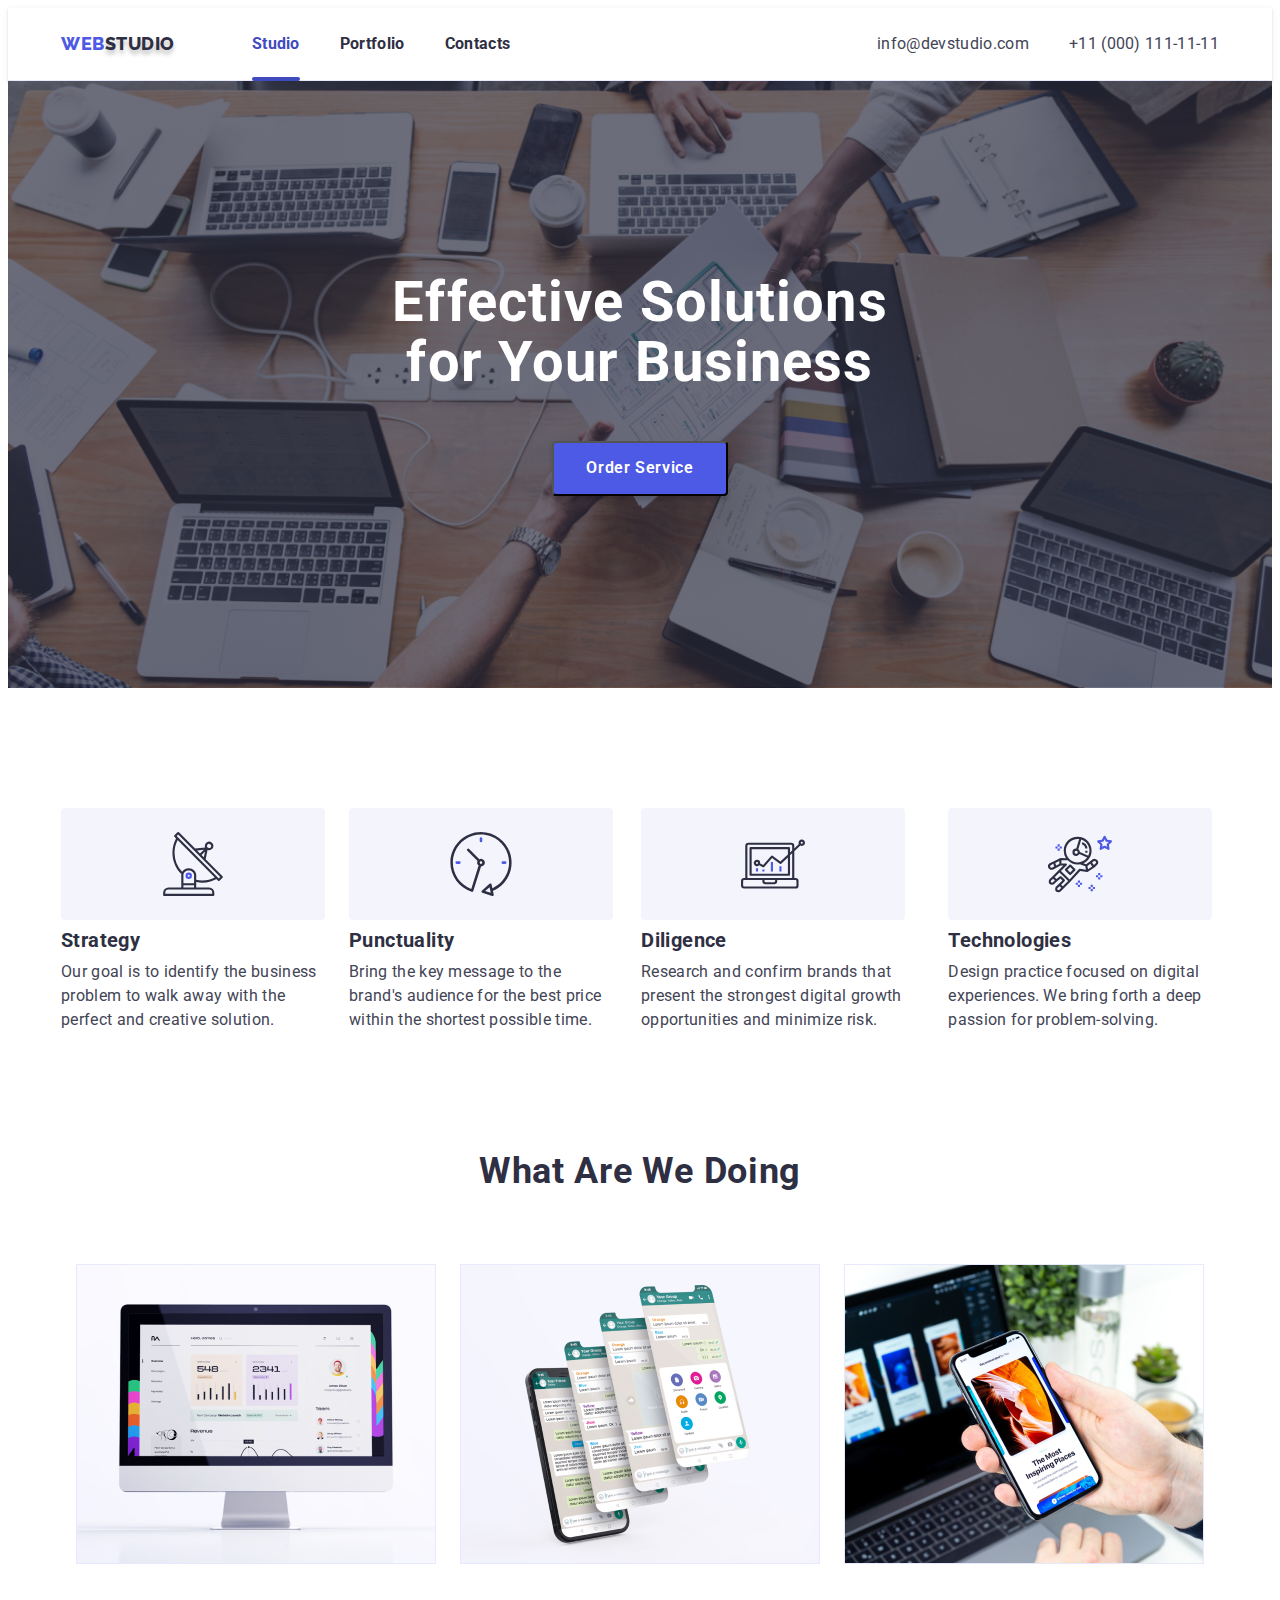
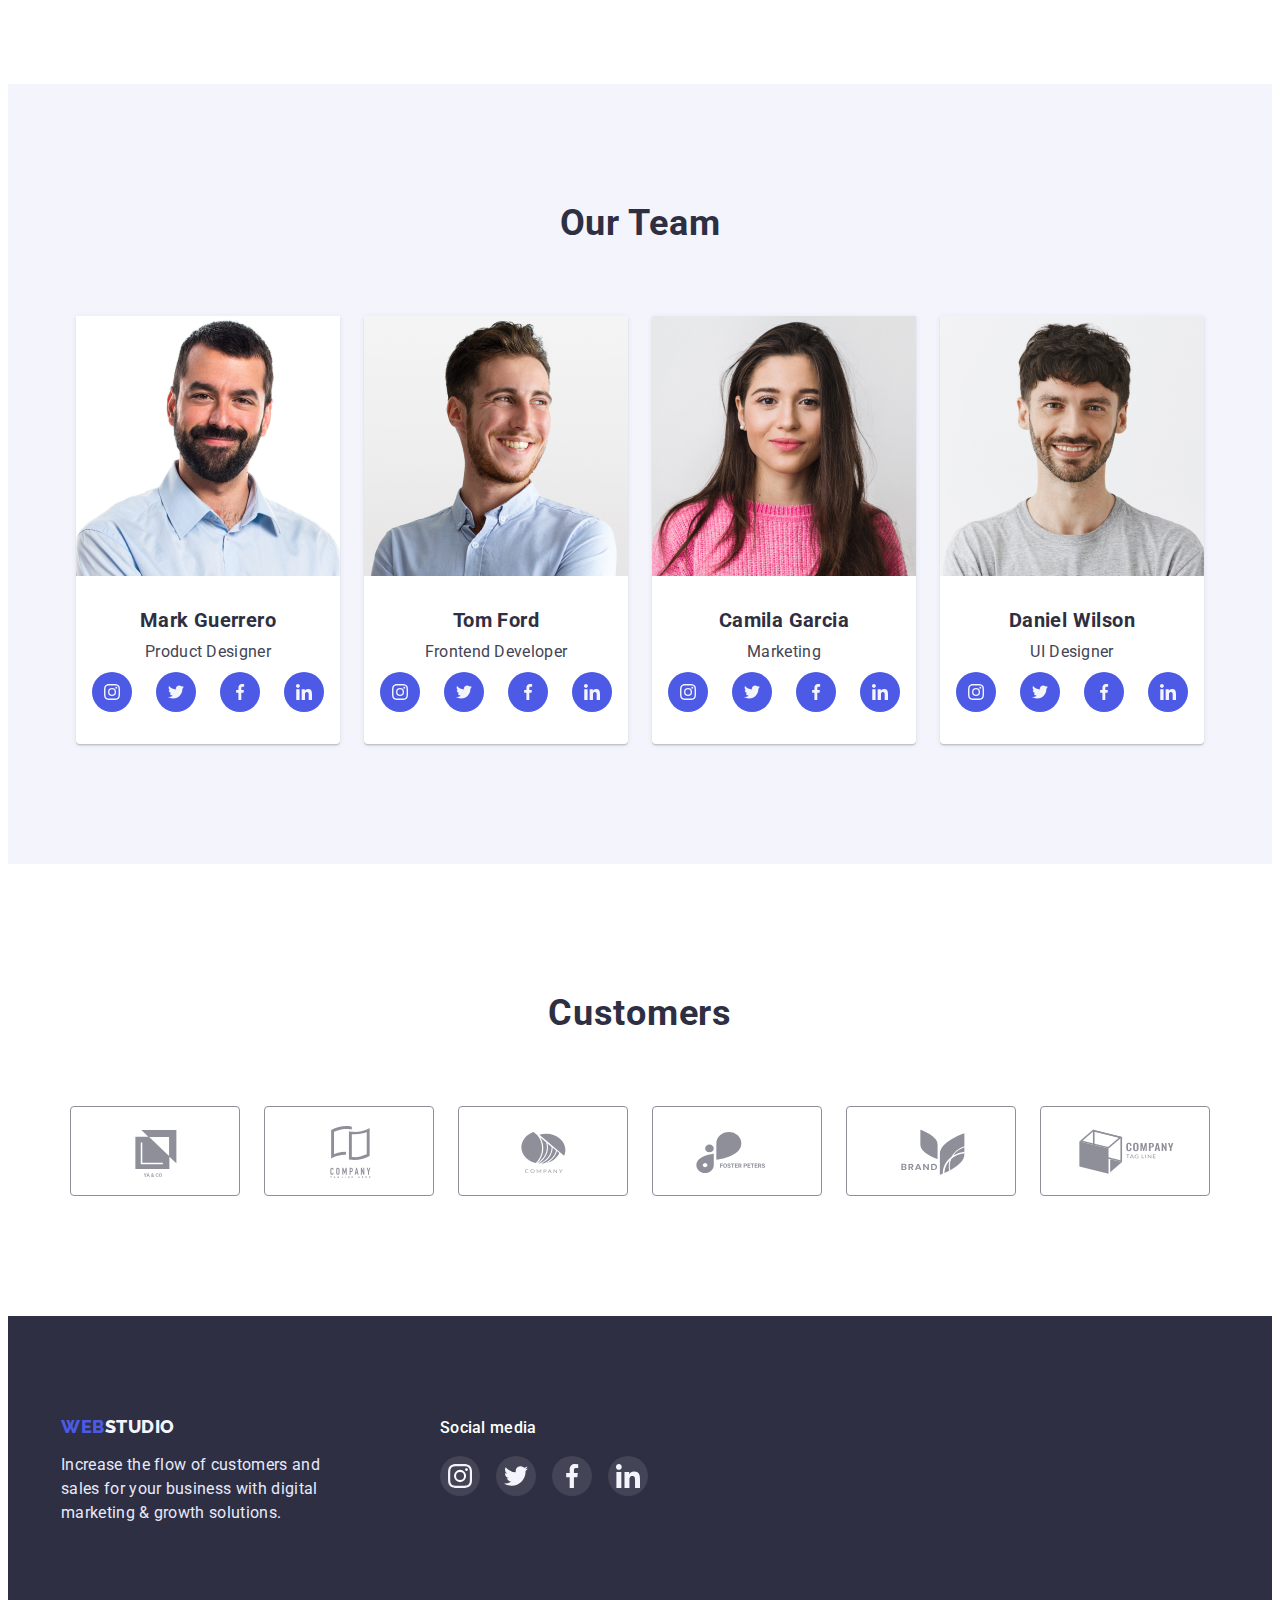
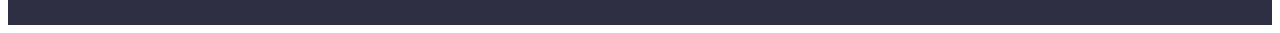
<file: index.html>
<!DOCTYPE html>
<html lang="en">
<head>
    <meta charset="UTF-8">
    <meta http-equiv="X-UA-Compatible" content="IE=edge">
    <meta name="viewport" content="width=device-width, initial-scale=1.0">
    <title>Document</title>
    <link rel="stylesheet" href="https://cdnjs.cloudflare.com/ajax/libs/modern-normalize/1.1.0/modern-normalize.min.css" integrity="sha512-wpPYUAdjBVSE4KJnH1VR1HeZfpl1ub8YT/NKx4PuQ5NmX2tKuGu6U/JRp5y+Y8XG2tV+wKQpNHVUX03MfMFn9Q==" crossorigin="anonymous" referrerpolicy="no-referrer" />
    <link rel="stylesheet" href="./css/styles.css">
    <link rel="preconnect" href="https://fonts.googleapis.com">
    <link rel="preconnect" href="https://fonts.gstatic.com" crossorigin>
    <link href="https://fonts.googleapis.com/css2?family=Raleway:wght@800&family=Roboto:wght@400;500;700&display=swap" 
        rel="stylesheet">
</head>
<body>
    <header class="header">
    <div class="container header-row">
        <nav class="header-navigation">
            <div>
                <a class="header-logo link" href="index.html">WEB<span class="header-logo-part">STUDIO</span></a>
            </div>
            <ul class="header-list list">
                <li class="header-item"> <a class="header-link link current" href="./index.html">Studio</a></li>
                <li class="header-item"> <a class="header-link link" href="./portfolio.html">Portfolio</a></li>
                <li class="header-item"> <a class="header-link link" href="">Contacts</a></li>
            </ul>
        </nav>
        <address>
            <ul class="list address-list">
                <li> <a class="header-contacts link address-item" href="mailto:info@devstudio.com">info@devstudio.com</a></li>
                <li> <a class="header-contacts link" href="tel:+11(000)111-11-11">+11 (000) 111-11-11</a></li>
            </ul>
        </address>
    </div>
    </header>
<main>
    <section class="main">
        <div class="container main-bg">
            <h1 class="header-title">Effective Solutions <br> for Your Business</h1>
            <button class="main-btn" type="button" data-modal-open>Order Service</button>
        </div>
    </section>
    
    <section class="advantages">
        <div class="container">
            <h2 class="visually-hidden">
                Our advantages
            </h2>
            <ul class="list middle-list">
                <li>
                    <a href="" class="advantages-link">
                        <svg class="" width="64" height="64">
                            <use href="./img/icons.svg#icon-antenna-1-1"></use>
                        </svg>
                    </a>
                    <h3 class="middle-title">Strategy</h3>
                    <p>Our goal is to identify the business problem to walk away with the perfect and creative solution. </p>
                </li>
                <li>
                    <a href="" class="advantages-link">
                        <svg class="" width="64" height="64">
                            <use href="./img/icons.svg#icon-clock-1-1"></use>
                        </svg>
                    </a>
                    <h3 class="middle-title">Punctuality</h3>
                    <p>Bring the key message to the brand's audience for the best price within the shortest possible time.</p>
                </li>
                <li>
                    <a href="" class="advantages-link">
                        <svg class="" width="64" height="64">
                            <use href="./img/icons.svg#icon-diagram-1-1"></use>
                        </svg>
                    </a>
                    <h3 class="middle-title">Diligence</h3>
                    <p>Research and confirm brands that present the strongest digital growth opportunities and minimize risk.</p>
                </li>
                <li>
                    <a href="" class="advantages-link">
                        <svg class="" width="64" height="64">
                            <use href="./img/icons.svg#icon-astronaut-1-1"></use>
                        </svg>
                    </a>
                    <h3 class="middle-title">Technologies</h3>
                    <p class="middle-item">Design practice focused on digital experiences. We bring forth a deep passion for problem-solving.</p>
                </li>
            </ul>
        </div>
    </section>
    
    <section class="doing">
        <div class="container">
            <h2 class="doing-title">What are we doing</h2>
            <ul class="list doing-list">
                <li>
                    <a href=""><img src="./img/img.jpg" alt="desktop applications" width="360"></a>
                </li>
                <li>
                    <a href=""><img src="./img/img(1).jpg" alt="mobile applications" width="360"></a>
                </li>
                <li>
                    <a href=""><img src="./img/img(2).jpg" alt="design variations" width="360"></a>
                </li>
            </ul>
        </div>
    </section>

    <section class="team">
        <div class="container">
            <h2 class="team-title">Our Team</h2>
            <ul class="list team-list">
                <li class="team-item">
                    <img src="./img/img(3).jpg" alt="Mark Guerrero - Product Designer" width="264">
                    <h3 class="team-name">Mark Guerrero</h3>
                    <p class="team-text">Product Designer</p> 
                    <ul class="list team-soc-list">
                        <li class="team-soc-item">                        
                            <a href="" class="team-soc-link">
                                <svg class="team-soc-icon" width="16" height="16">
                                    <use href="./img/icons.svg#icon-instagram-2-1"></use>
                                </svg>
                            </a>
                        </li>
                        <li class="team-soc-item">                        
                            <a href="" class="team-soc-link">
                                <svg class="team-soc-icon" width="16" height="16">
                                    <use href="./img/icons.svg#icon-twitter-1-1"></use>
                                </svg>
                            </a>
                        </li>
                        <li class="team-soc-item">                        
                            <a href="" class="team-soc-link">
                                <svg class="team-soc-icon" width="16" height="16">
                                    <use href="./img/icons.svg#icon-facebook-1-1"></use>
                                </svg>
                            </a>
                        </li>
                        <li class="team-soc-item">                        
                            <a href="" class="team-soc-link">
                                <svg class="team-soc-icon" width="16" height="16">
                                    <use href="./img/icons.svg#icon-linkedin-1-1"></use>
                                </svg>
                            </a>
                        </li>
                    </ul>
                </li>
                <li class="team-item">
                    <img src="./img/img(4).jpg" alt="Tom Ford - Frontend Developer" width="264">
                    <h3 class="team-name">Tom Ford</h3>
                    <p class="team-text">Frontend Developer</p>
                    <ul class="list team-soc-list">
                        <li class="team-soc-item">                        
                            <a href="" class="team-soc-link">
                                <svg class="team-soc-icon" width="16" height="16">
                                    <use href="./img/icons.svg#icon-instagram-2-1"></use>
                                </svg>
                            </a>
                        </li>
                        <li class="team-soc-item">                        
                            <a href="" class="team-soc-link">
                                <svg class="team-soc-icon" width="16" height="16">
                                    <use href="./img/icons.svg#icon-twitter-1-1"></use>
                                </svg>
                            </a>
                        </li>
                        <li class="team-soc-item">                        
                            <a href="" class="team-soc-link">
                                <svg class="team-soc-icon" width="16" height="16">
                                    <use href="./img/icons.svg#icon-facebook-1-1"></use>
                                </svg>
                            </a>
                        </li>
                        <li class="team-soc-item">                        
                            <a href="" class="team-soc-link">
                                <svg class="team-soc-icon" width="16" height="16">
                                    <use href="./img/icons.svg#icon-linkedin-1-1"></use>
                                </svg>
                            </a>
                        </li>
                    </ul>
                </li>
                <li class="team-item">
                    <img src="./img/img(5).jpg" alt="Camila Garcia - Marketing" width="264">
                    <h3 class="team-name">Camila Garcia</h3>
                    <p class="team-text">Marketing</p> 
                    <ul class="list team-soc-list">
                        <li class="team-soc-item">                        
                            <a href="" class="team-soc-link">
                                <svg class="team-soc-icon" width="16" height="16">
                                    <use href="./img/icons.svg#icon-instagram-2-1"></use>
                                </svg>
                            </a>
                        </li>
                        <li class="team-soc-item">                        
                            <a href="" class="team-soc-link">
                                <svg class="team-soc-icon" width="16" height="16">
                                    <use href="./img/icons.svg#icon-twitter-1-1"></use>
                                </svg>
                            </a>
                        </li>
                        <li class="team-soc-item">                        
                            <a href="" class="team-soc-link">
                                <svg class="team-soc-icon" width="16" height="16">
                                    <use href="./img/icons.svg#icon-facebook-1-1"></use>
                                </svg>
                            </a>
                        </li>
                        <li class="team-soc-item">                        
                            <a href="" class="team-soc-link">
                                <svg class="team-soc-icon" width="16" height="16">
                                    <use href="./img/icons.svg#icon-linkedin-1-1"></use>
                                </svg>
                            </a>
                        </li>
                    </ul>
                </li>
                <li class="team-item">
                    <img src="./img/img(6).jpg" alt="Daniel Wilson - UI Designer" width="264">
                    <h3 class="team-name">Daniel Wilson</h3>
                    <p class="team-text">UI Designer</p> 
                    <ul class="list team-soc-list">
                        <li class="team-soc-item">                        
                            <a href="" class="team-soc-link">
                                <svg class="team-soc-icon" width="16" height="16">
                                    <use href="./img/icons.svg#icon-instagram-2-1"></use>
                                </svg>
                            </a>
                        </li>
                        <li class="team-soc-item">                        
                            <a href="" class="team-soc-link">
                                <svg class="team-soc-icon" width="16" height="16">
                                    <use href="./img/icons.svg#icon-twitter-1-1"></use>
                                </svg>
                            </a>
                        </li>
                        <li class="team-soc-item">                        
                            <a href="" class="team-soc-link">
                                <svg class="team-soc-icon" width="16" height="16">
                                    <use href="./img/icons.svg#icon-facebook-1-1"></use>
                                </svg>
                            </a>
                        </li>
                        <li class="team-soc-item">                        
                            <a href="" class="team-soc-link">
                                <svg class="team-soc-icon" width="16" height="16">
                                    <use href="./img/icons.svg#icon-linkedin-1-1"></use>
                                </svg>
                            </a>
                        </li>
                    </ul>
                </li>
            </ul>
        </div>
    </section>

    <section>
        <div class="container">
            <h2 class="customers-title">
                Customers
            </h2>
            <ul class="list customers-list">
                <li class="customers-item">
                    <a href="" class="customers-link link">
                        <svg width="104" height="56" class="customers-icon">
                            <use href="./img/icons.svg#icon-Logo-6"></use>
                        </svg>
                    </a>
                </li>
                <li class="customers-item">
                    <a href="" class="customers-link link">
                        <svg width="104" height="56" class="customers-icon">
                            <use href="./img/icons.svg#icon-Logo-1-1"></use>
                        </svg>
                    </a>
                </li>
                <li class="customers-item">
                    <a href="" class="customers-link link">
                        <svg width="104" height="56" class="customers-icon">
                            <use href="./img/icons.svg#icon-Logo-2-1"></use>
                        </svg>
                    </a>
                </li>
                <li class="customers-item">
                    <a href="" class="customers-link link">
                        <svg width="104" height="56" class="customers-icon">
                            <use href="./img/icons.svg#icon-Logo-3-1"></use>
                        </svg>
                    </a>
                </li>
                <li class="customers-item">
                    <a href="" class="customers-link link">
                        <svg width="104" height="56" class="customers-icon">
                            <use href="./img/icons.svg#icon-Logo-4-1"></use>
                        </svg>
                    </a>
                </li>
                <li class="customers-item">
                    <a href="" class="customers-link link">
                        <svg width="104" height="56" class="customers-icon">
                            <use href="./img/icons.svg#icon-Logo-5-1"></use>
                        </svg>
                    </a>
                </li>
            </ul>
        </div>
    </section>
    
</main>

    <footer class="footer">
        <div class="container footer-list">
            <section class="">
                <a class="footer-logo-part link" href="index.html">WEB<span class="footer-logo">STUDIO</span></a>
                <p class="footer-text">
                    Increase the flow of customers and <br> 
                    sales for your business with digital <br> 
                    marketing & growth solutions.
                </p>
            </section>
            <section class="footer-soc">
                <h2 class="footer-soc-title">Social media</h2>
                <ul class="list footer-soc-list">
                    <li class="footer-soc-item">
                        <a href="" class="footer-soc-link">
                            <svg class="footer-soc-icon" width="24" height="24">
                                <use href="./img/icons.svg#icon-instagram-2-1"></use>
                            </svg>
                        </a>
                    </li>
                    <li class="footer-soc-item">
                        <a href="" class="footer-soc-link">
                            <svg class="footer-soc-icon" width="24" height="24">
                                <use href="./img/icons.svg#icon-twitter-1-1"></use>
                            </svg>
                        </a>
                    </li>
                    <li class="footer-soc-item">
                        <a href="" class="footer-soc-link">
                            <svg class="footer-soc-icon" width="24" height="24">
                                <use href="./img/icons.svg#icon-facebook-1-1"></use>
                            </svg>
                        </a>
                    </li>
                    <li class="footer-soc-item">
                        <a href="" class="footer-soc-link">
                            <svg class="footer-soc-icon" width="24" height="24">
                                <use href="./img/icons.svg#icon-linkedin-1-1"></use>
                            </svg>
                        </a>
                    </li>
                </ul>
            </section>
        </div>
    </footer>
    <div class="backdrop is-hidden" data-modal>
        <div class="modal">
            <p>
                aaaaaaaaaaaaaaaaaaaaaaaaaaaaaaaaaaaaaaaa
            </p>
            <button class="modal-close" type="button" data-modal-close>close</button>
        </div>
    </div>

    <script src="./js/modal.js"></script>
</body>
</html>
</file>
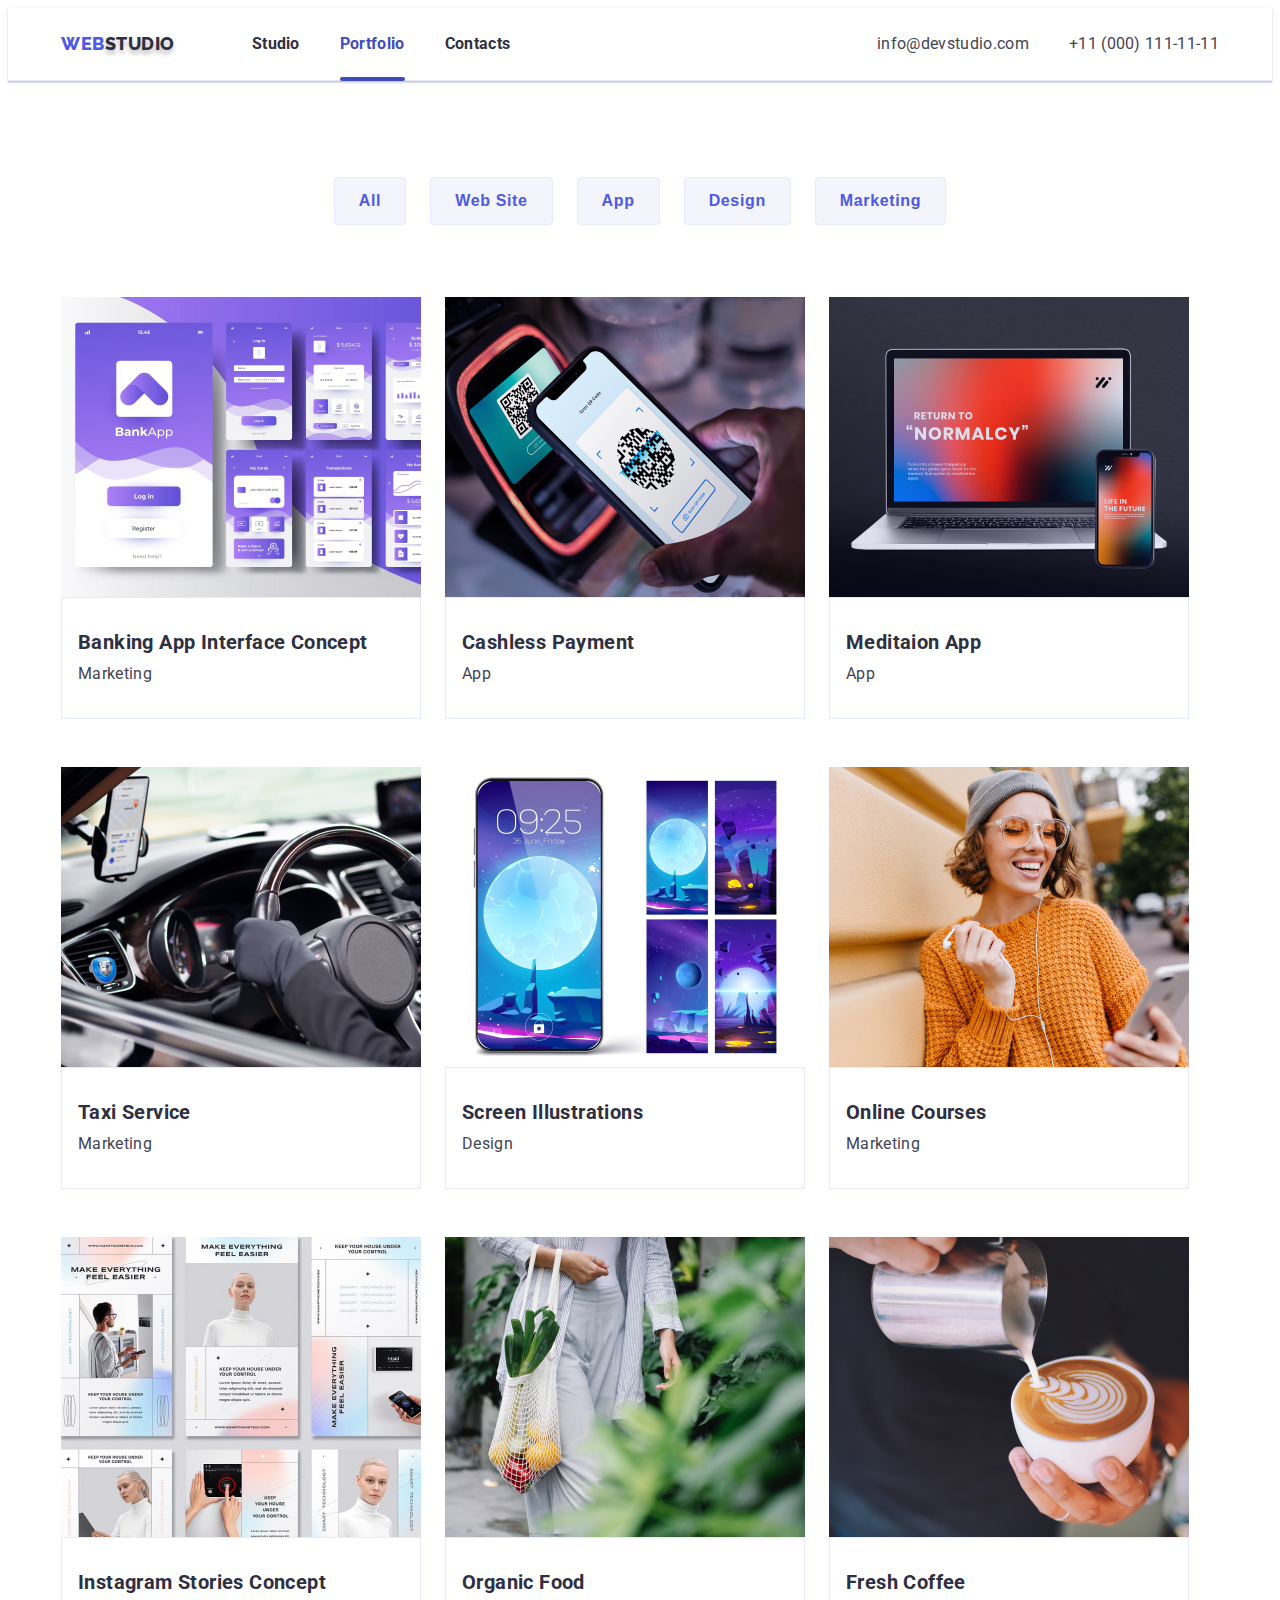
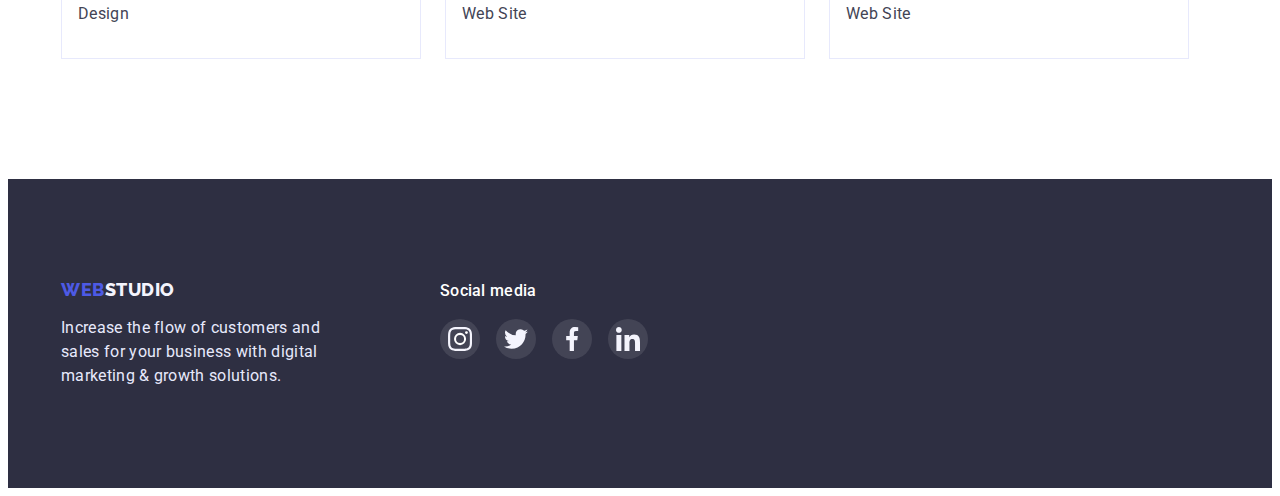
<file: portfolio.html>
<!DOCTYPE html>
<html lang="en">
<head>
    <meta charset="UTF-8">
    <meta http-equiv="X-UA-Compatible" content="IE=edge">
    <meta name="viewport" content="width=device-width, initial-scale=1.0">
    <title>Document</title>
    <link rel="stylesheet" href="https://cdnjs.cloudflare.com/ajax/libs/modern-normalize/1.1.0/modern-normalize.min.css" integrity="sha512-wpPYUAdjBVSE4KJnH1VR1HeZfpl1ub8YT/NKx4PuQ5NmX2tKuGu6U/JRp5y+Y8XG2tV+wKQpNHVUX03MfMFn9Q==" crossorigin="anonymous" referrerpolicy="no-referrer" />
    <link rel="stylesheet" href="./css/styles.css">
    <link rel="preconnect" href="https://fonts.googleapis.com">
    <link rel="preconnect" href="https://fonts.gstatic.com" crossorigin>
    <link href="https://fonts.googleapis.com/css2?family=Raleway:wght@800&family=Roboto:wght@400;500;700&display=swap" 
        rel="stylesheet">
</head>
<body>
    <header class="header">
        <div class="container header-row">
            <nav class="header-navigation">
                <div>
                    <a class="header-logo link" href="index.html">WEB<span class="header-logo-part">STUDIO</span></a>
                </div>
                <ul class="header-list list">
                    <li class="header-item"> <a class="header-link link" href="./index.html">Studio</a></li>
                    <li class="header-item"> <a class="header-link link current" href="./portfolio.html">Portfolio</a></li>
                    <li class="header-item"> <a class="header-link link" href="">Contacts</a></li>
                </ul>
            </nav>
            <address>
                <ul class="list address-list">
                    <li> <a class="header-contacts link address-item" href="mailto:info@devstudio.com">info@devstudio.com</a></li>
                    <li> <a class="header-contacts link" href="tel:+11(000)111-11-11">+11 (000) 111-11-11</a></li>
                </ul>
            </address>
        </div>
    </header>

    <main>
        <section class="portfolio">
            <div class="container">
                <h1 class="visually-hidden">Projects filter</h1>
                <ul class="list btn-list">
                    <li><button class="portfolio-btn" type="button">All</button></li>
                    <li><button class="portfolio-btn" type="button">Web Site</button></li>
                    <li><button class="portfolio-btn" type="button">App</button></li>
                    <li><button class="portfolio-btn" type="button">Design</button></li>
                    <li><button class="portfolio-btn marketing-btn" type="button">Marketing</button></li>
                </ul>
                <h2 class="visually-hidden">Our projects</h2>
                <ul class="list works-list">
                    <li class="works-item">
                        <a class="link" href="">
                            <div class="portfolio-wrap">
                                <img src="./img/Portfolio/banking.jpg" alt="Banking App Interface Concept" 
                                width="360"
                                height="300">
                                <p class="text-portfolio">
                                    14 Stylish and User-Friendly App Design Concepts · Task Manager App · Calorie Tracker App · Exotic Fruit Ecommerce App · Cloud Storage App
                                </p>
                            </div>
                            <div class="works-border">
                                <h3 class="works-title">Banking App Interface Concept</h3>
                                <p class="works-text">Marketing</p>
                            </div>
                        </a>
                    </li>
                    <li class="works-item">
                        <a class="link" href="">
                            <div class="portfolio-wrap">
                                <img src="./img/Portfolio/cashless.jpg" alt="Cashless Payment App"
                                width="360"
                                height="300">
                                <p class="text-portfolio">

                                </p>
                            </div>
                            <div class="works-border">
                                <h3 class="works-title">Cashless Payment</h3>
                                <p class="works-text">App</p>
                            </div>
                        </a>
                    </li>
                    <li class="works-item">
                        <a class="link" href="">
                            <div class="portfolio-wrap">
                                <img src="./img/Portfolio/meditation.jpg" alt="Meditaion App" 
                                width="360"
                                height="300">
                                <p class="text-portfolio">

                                </p>
                            </div>
                            <div class="works-border">
                                <h3 class="works-title">Meditaion App</h3>
                                <p class="works-text">App</p>
                            </div>
                        </a>
                    </li>
                    <li class="works-item">
                        <a class="link" href="">
                            <div class="portfolio-wrap">
                                <img src="./img/Portfolio/taxi.jpg" alt="Taxi Service" 
                                width="360"
                                height="300">
                                <p class="text-portfolio">

                                </p>
                            </div>
                            <div class="works-border">
                                <h3 class="works-title">Taxi Service</h3>
                                <p class="works-text">Marketing</p>
                            </div>
                        </a>
                    </li>
                    <li class="works-item">
                        <a class="link" href="">
                            <div class="portfolio-wrap">
                                <img src="./img/Portfolio/illustrations.jpg" alt="Screen Illustrations Design" 
                                width="360"
                                height="300">
                                <p class="text-portfolio">

                                </p>
                            </div>
                            <div class="works-border">
                                <h3 class="works-title">Screen Illustrations</h3>
                                <p class="works-text">Design</p>
                            </div>
                        </a>
                    </li>
                    <li class="works-item">
                        <a class="link" href="">
                            <div class="portfolio-wrap">
                                <img src="./img/Portfolio/courses.jpg" alt="Online Courses" 
                                width="360"
                                height="300">
                                <p class="text-portfolio">

                                </p>
                            </div>
                            <div class="works-border">
                                <h3 class="works-title">Online Courses</h3>
                                <p class="works-text">Marketing</p>
                            </div>
                        </a>
                    </li>
                    <li class="works-item">
                        <a class="link" href="">
                            <div class="portfolio-wrap">
                                <img src="./img/Portfolio/stories.jpg" alt="Design of Instagram Stories Concept" 
                                width="360"
                                height="300">
                                <p class="text-portfolio">

                                </p>
                            </div>
                            <div class="works-border">
                                <h3 class="works-title">Instagram Stories Concept</h3>
                                <p class="works-text">Design</p>
                            </div>
                        </a>
                    </li>
                    <li class="works-item">
                        <a class="link" href="">
                            <div class="portfolio-wrap">
                                <img src="./img/Portfolio/organic.jpg" alt="Organic Food" 
                                width="360"
                                height="300">
                                <p class="text-portfolio">

                                </p>
                            </div>
                            <div class="works-border">
                                <h3 class="works-title">Organic Food</h3>
                                <p class="works-text">Web Site</p>
                            </div>
                        </a>
                    </li>
                    <li class="works-item">
                        <div class="portfolio-wrap">
                            <img src="./img/Portfolio/coffee.jpg" alt="Fresh Coffee" 
                            width="360"
                            height="300">
                            <p class="text-portfolio">

                            </p>
                        </div>
                        <a class="link" href="">
                            <div class="works-border">
                                <h3 class="works-title">Fresh Coffee</h3>
                                <p class="works-text">Web Site</p> 
                            </div>
                        </a>
                    </li>
                </ul>
            </div>
        </section>
    </main>

    <footer class="footer">
        <div class="container footer-list">
            <section class="">
                <a class="footer-logo-part link" href="index.html">WEB<span class="footer-logo">STUDIO</span></a>
                <p class="footer-text">
                    Increase the flow of customers and <br> 
                    sales for your business with digital <br> 
                    marketing & growth solutions.
                </p>
            </section>
            <section class="footer-soc">
                <h2 class="footer-soc-title">Social media</h2>
                <ul class="list footer-soc-list">
                    <li class="footer-soc-item">
                        <a href="" class="footer-soc-link">
                            <svg class="footer-soc-icon" width="24" height="24">
                                <use href="./img/icons.svg#icon-instagram-2-1"></use>
                            </svg>
                        </a>
                    </li>
                    <li class="footer-soc-item">
                        <a href="" class="footer-soc-link">
                            <svg class="footer-soc-icon" width="24" height="24">
                                <use href="./img/icons.svg#icon-twitter-1-1"></use>
                            </svg>
                        </a>
                    </li>
                    <li class="footer-soc-item">
                        <a href="" class="footer-soc-link">
                            <svg class="footer-soc-icon" width="24" height="24">
                                <use href="./img/icons.svg#icon-facebook-1-1"></use>
                            </svg>
                        </a>
                    </li>
                    <li class="footer-soc-item">
                        <a href="" class="footer-soc-link">
                            <svg class="footer-soc-icon" width="24" height="24">
                                <use href="./img/icons.svg#icon-linkedin-1-1"></use>
                            </svg>
                        </a>
                    </li>
                </ul>
            </section>
        </div>
    </footer>
</body>
</html>
</file>
<file: css/styles.css>
p,
h1,
h2,
h3,
h4,
h5,
h6 {
    margin: 0;
}

ul, ol {
    margin: 0;
    padding-left: 0;
}

img {
    display: block;
}

body {
    font-family: 'Roboto', 'sans-serif';
}


.visually-hidden {
    position: absolute;
    width: 1px;
    height: 1px;
    margin: -1px;
    border: 0;
    padding: 0;
    white-space: nowrap;
    clip-path: inset(100%);
    clip: rect(0 0 0 0);
    overflow: hidden;
}

.container {
    width: 1158px;
    padding-left: 15px;
    padding-right: 15px;
    margin: 0 auto;
}

.is-hidden {
    opacity: 0;
    visibility: hidden;
    pointer-events: none;
}

/*---------HEADER----------*/

.header-contacts {
    font-size: 16px;
    line-height: 1.50;
    letter-spacing: 0.02em;
    color: #434455;
}

.header-navigation {
    display: flex;
    margin-right: auto;
}

.header {
    background: #FFFFFF;
    box-shadow: 0px 2px 1px rgba(46, 47, 66, 0.08), 
                0px 1px 1px rgba(46, 47, 66, 0.16), 
                0px 1px 6px rgba(46, 47, 66, 0.08);
    padding-top: 24px;
    padding-bottom: 24px;
    border-bottom: 1px solid #E7E9FC;
}

.header-logo{
    font-family: 'Raleway';
    font-weight: 800;
    font-size: 18px;
    line-height: 1.33;
    display: flex;
    align-items: center;
    letter-spacing: 0.03em;
    text-transform: uppercase;
    color: #4D5AE5;
    margin-right: 77px;
}

.header-logo-part {
    font-family: 'Raleway';
    font-weight: 800;
    font-size: 18px;
    line-height: 1.33;
    display: flex;
    align-items: center;
    letter-spacing: 0.03em;
    text-transform: uppercase;
    color: #2E2F42;
    text-shadow: 0px 4px 4px rgba(0, 0, 0, 0.25);
}

.header-list {
    display: flex;
    gap: 40px;
}

.header-row {
    display: flex;
}

.header-item {
    font-weight: 700;
    font-size: 16px;
    line-height: 1.50;
    letter-spacing: 0.02em;
    color: #2E2F42;
}

.header-link {
    font-weight: 700;
    font-size: 16px;
    line-height: 1.50;
    letter-spacing: 0.02em;
    color: #2E2F42;
    position: relative;
    transition: background-color 250ms cubic-bezier(0.4, 0, 0.2, 1);
}

.header-link.current::after {
    content: '';
    position: absolute;
    width: 100%;
    height: 4px;
    border-radius: 2px;
    bottom: -27.5px;
    left: 0;
    background-color: #404BBF;
}

.header-link.current {
    color: #404BBF;
}

.header-link:hover, :focus {
    color: #404BBF;
}

.header-title {
    font-size: 56px;
    line-height: 1.07;
    text-align: center;
    letter-spacing: 0.02em;
    color: #FFFFFF;
    margin-bottom: 48px;
}

.address-list {
    display: flex;
    gap: 40px;
}

.address-item {
    transition: color 250ms cubic-bezier(0.4, 0, 0.2, 1);
}

.address-item:hover {
    color: #404BBF;
}

/*---------MAIN----------*/

.main {
    background-color: rgba(46, 47, 66, 0.7);
    padding-top: 192px;
    padding-bottom: 192px;
    background-image: 
        linear-gradient(
            rgba(46, 47, 66, 0.7), rgba(46, 47, 66, 0.7)
            ), 
            url(../img/people-office.jpg);
    max-width: 1440px;
    max-height: 600px;
    margin: auto;
    background-repeat: no-repeat;
    background-position: center;
    background-size: cover;
}



.main-btn {
    display: flex;
    flex-direction: row;
    align-items: flex-start;
    padding: 16px 32px;
    gap: 10px;
    font-family: inherit;
    font-weight: 600;
    font-size: 16px;
    line-height: 1.18;
    align-items: center;
    letter-spacing: 0.04em;
    color: #FFFFFF;
    cursor: pointer;
    background: #4D5AE5;
    box-shadow: 0px 4px 4px rgba(0, 0, 0, 0.15);
    border-radius: 4px;
    margin: 0 auto;
    transition: background-color 250ms cubic-bezier(0.4, 0, 0.2, 1);
}

.main-btn:hover {
    background-color: #404BBF;
}

.list {
    list-style: none;
}

.link {
    text-decoration: none;
    font-style: normal;
}


/*---------MIDDLE----------*/

.advantages {
    padding-top: 120px;
    padding-bottom: 120px;
    background: #FFFFFF;
    justify-content: center;
}

.advantages-link {
    background: #F4F4FD;
    border-radius: 4px;
    width: 264px;
    height: 112px;
    display: flex;
    justify-content: center;
    align-items: center;
    margin-bottom: 8px;
}

.doing {
    padding-bottom: 120px;
    background: #FFFFFF;
}

.doing-title {
    font-size: 36px;
    line-height: 1.11;
    text-align: center;
    letter-spacing: 0.02em;
    text-transform: capitalize;
    color: #2E2F42;
    margin-bottom: 72px;
}


.doing-list {
    display: flex;
    justify-content: center;
    gap: 24px;
}

.middle-list {
    font-size: 16px;
    line-height: 1.50;
    letter-spacing: 0.02em;
    color: #434455;
    display: flex;
    justify-content: center;
    gap: 24px;
}

.middle-title {
    font-size: 20px;
    line-height: 1.20;
    letter-spacing: 0.02em;
    color: #2E2F42;
    margin-bottom: 8px;
}


/*---------TEAM----------*/

.team {
    background: #F4F4FD;
    padding-top: 120px;
    padding-bottom: 120px;

}

.team-title {
    font-size: 36px;
    line-height: 1.11;
    text-align: center;
    letter-spacing: 0.02em;
    text-transform: capitalize;
    color: #2E2F42;
    margin-bottom: 72px;
}

.team-list {
    font-size: 16px;
    line-height: 1.50;
    text-align: center;
    letter-spacing: 0.02em;
    color: #434455;
    display: flex;
    justify-content: center;
    column-gap: 24px;
}

.team-name {
    font-size: 20px;
    line-height: 1.20;
    text-align: center;
    letter-spacing: 0.02em;
    color: #2E2F42;
    margin-top: 32px;
    margin-bottom: 8px;
}

.team-item {
    display: flex;
    flex-direction: column;
    justify-content: center;
    align-items: center;
    padding: 0px 0px 32px;
    background: #FFFFFF;
    box-shadow: 0px 1px 6px rgba(46, 47, 66, 0.08), 0px 1px 1px rgba(46, 47, 66, 0.16), 0px 2px 1px rgba(46, 47, 66, 0.08);
    border-radius: 0px 0px 4px 4px;
}

.team-text {
    font-size: 16px;
    line-height: 1.50;
    text-align: center;
    letter-spacing: 0.02em;
    color: #434455;
}

.team-soc-list {
    display: flex;
    justify-content: center;
    margin-top: 8px;
    gap: 24px;
}

.team-soc-item {
    width: 40px;
    height: 40px;
}

.team-soc-icon {
    fill: #F4F4FD;
}

.team-soc-link {
    width: 100%;
    height: 100%;
    background-color: #4D5AE5;
    border-radius: 50%;
    display: flex;
    align-items: center;
    justify-content: center;
    transition: background-color 250ms cubic-bezier(0.4, 0, 0.2, 1);
}

.team-soc-link:hover,
.team-soc-link:focus {
    background-color: #404BBF;
}

/*---------CUSTOMERS----------*/

.customers-title {
    font-size: 36px;
    line-height: 1.11;
    text-align: center;
    letter-spacing: 0.02em;
    text-transform: capitalize;
    color: #2E2F42;
    margin-top: 130px;
    margin-bottom: 72px;
}

.customers-list {
    display: flex;
    justify-content: center;
    margin-bottom: 120px;
    gap: 24px;
}

.customers-item {
    border: 1px solid #8E8F99;
    border-radius: 4px;
    width: 168px;
    height: 88px;
    fill: #8E8F99;
    transition: border-color 250ms cubic-bezier(0.4, 0, 0.2, 1);
}

.customers-link {
    width: 100%;
    height: 100%;
    display: flex;
    justify-content: center;
    align-items: center;
    transition: fill 250ms cubic-bezier(0.4, 0, 0.2, 1);
}

.customers-icon {
    fill: #8E8F99;
    transition: fill 250ms cubic-bezier(0.4, 0, 0.2, 1);
}

.customers-item:hover,
.customers-item:focus {
    border-color: #404BBF;
}

.customers-item:hover .customers-icon,
.customers-link:focus .customers-icon {
    fill: #404BBF;
}


/*---------FOOTER----------*/

.footer {
    background: #2E2F42;
    padding-top: 100px;
    padding-bottom: 100px;
}

.footer-list {
    display: flex;
}

.footer-text {
    font-size: 16px;
    line-height: 1.50;
    letter-spacing: 0.02em;
    color: #E7E9FC;
    margin-top: 16px;
}

.footer-logo {
    font-family: 'Raleway';
    font-weight: 800;
    font-size: 18px;
    line-height: 1.17;
    display: flex;
    align-items: center;
    letter-spacing: 0.03em;
    text-transform: uppercase;
    color: #F4F4FD;
    flex: none;
    order: 1;
    flex-grow: 0;
}

.footer-logo-part {
    font-family: 'Raleway';
    font-weight: 800;
    font-size: 18px;
    line-height: 1.17;
    display: flex;
    align-items: center;
    letter-spacing: 0.03em;
    text-transform: uppercase;
    color: #4D5AE5;
}

.footer-soc-title {
    font-weight: 500;
    font-size: 16px;
    line-height: 1.50;
    letter-spacing: 0.02em;
    color: #FFFFFF;
}

.footer-soc {
    margin-left: 120px;
}

.footer-soc-list {
    display: flex;
    justify-content: center;
    align-items: center;
    gap: 16px;
    margin-top: 16px;
}

.footer-soc-item {
    width: 40px;
    height: 40px;
}

.footer-soc-link {
    width: 100%;
    height: 100%;
    background-color: rgba(255, 255, 255, 0.1);
    border-radius: 50%;
    display: flex;
    align-items: center;
    justify-content: center;
    transition: background-color 250ms cubic-bezier(0.4, 0, 0.2, 1);
}

.footer-soc-link:hover {
    background-color: #31D0AA;
}

.footer-soc-link:focus {
    background-color: #31D0AA;
}

.footer-soc-icon {
    fill: #FFFFFF;
}


/*---------PORTFOLIO----------*/

.portfolio {
    padding-top: 96px;
    padding-bottom: 120px;
}

.btn-list {
    display: flex;
    justify-content: center;
    gap: 24px;
    margin-bottom: 72px;
}


.portfolio-btn {
    cursor: pointer;
    background: #F4F4FD;
    font-weight: 700;
    font-size: 16px;
    line-height: 1.50;
    display: flex;
    align-items: center;
    text-align: center;
    letter-spacing: 0.04em;
    color: #4D5AE5;
    height: 48px;
    border: 1px solid #E7E9FC;
    border-radius: 4px;
    padding-right: 24px;
    padding-left: 24px;
    padding-top: 12px;
    padding-bottom: 12px;
    transition: color 250ms cubic-bezier(0.4, 0, 0.2, 1), 
                background-color 250ms cubic-bezier(0.4, 0, 0.2, 1), 
                box-shadow 250ms cubic-bezier(0.4, 0, 0.2, 1);
}


.portfolio-btn:hover, :focus {
    background: #4D5AE5;
    box-shadow: 0px 3px 1px rgba(0, 0, 0, 0.1), 0px 2px 1px rgba(0, 0, 0, 0.08), 0px 2px 2px rgba(0, 0, 0, 0.12);
    border-radius: 4px;
    color: #FFFFFF;
}

.works-title {
    font-size: 20px;
    line-height: 1.20;
    letter-spacing: 0.02em;
    color: #2E2F42;
    margin-bottom: 8px;
}

.works-text {
    font-size: 16px;
    line-height: 1.50;
    letter-spacing: 0.02em;
    color: #434455;
}

.works-list {
    font-size: 16px;
    line-height: 1.50;
    letter-spacing: 0.02em;
    color: #434455;
    display: flex;
    column-gap: 24px;
    flex-wrap: wrap;
    row-gap: 48px;
}

.works-item {
    width: 360px;
    left: 540px;
    top: 1224px;
    transition: box-shadow 250ms cubic-bezier(0.4, 0, 0.2, 1);
}

.works-item:hover, :focus {
    box-shadow: 0px 1px 6px rgba(46, 47, 66, 0.08), 
                0px 1px 1px rgba(46, 47, 66, 0.16), 
                0px 2px 1px rgba(46, 47, 66, 0.08);
}

.works-item:hover .text-portfolio {
    transform: translateY(0%);
}

.portfolio-wrap {
    position: relative;
    overflow: hidden;
}

.text-portfolio {
    padding-left: 32px;
    padding-right: 32px;
    padding-top: 40px;
    position: absolute;
    top: 0;
    width: 100%;
    height: 100%;
    background-color: #4D5AE5;
    font-family: 'Roboto';
    font-size: 16px;
    line-height: 1.50;
    letter-spacing: 0.02em;
    color: #F4F4FD;
    transform: translateY(100%);
    transition: transform 250ms cubic-bezier(0.4, 0, 0.2, 1);
    overflow: auto;
}

.works-bg {
    color: #FFFFFF;
}

.works-border {
    background: #FFFFFF;
    border: 1px solid #E7E9FC;
    padding-top: 32px;
    padding-bottom: 32px;
    padding-left: 16px;
}


/*---------BACKDROP----------*/

.backdrop {
    position: fixed;
    top: 0;
    width: 100%;
    height: 100%;
    background-color: rgba(46, 47, 66, 0.4);

}

.modal {
    position: absolute;
    top: 50%;
    left: 50%;
    min-height: 576px;
    width: 408px;
    background-color: #FCFCFC;
    box-shadow: 0px 1px 1px rgba(0, 0, 0, 0.14), 0px 1px 3px rgba(0, 0, 0, 0.12), 0px 2px 1px rgba(0, 0, 0, 0.2);
    border-radius: 4px;
    transform: translate(-50%, -50%);
}

.modal-close {
    position: absolute;
    width: 24px;
    height: 24px;
    top: 24px;
    right: 24px;
    background: #E7E9FC;
    border: 1px solid rgba(0, 0, 0, 0.1);
    border-radius: 50%;
}
</file>
